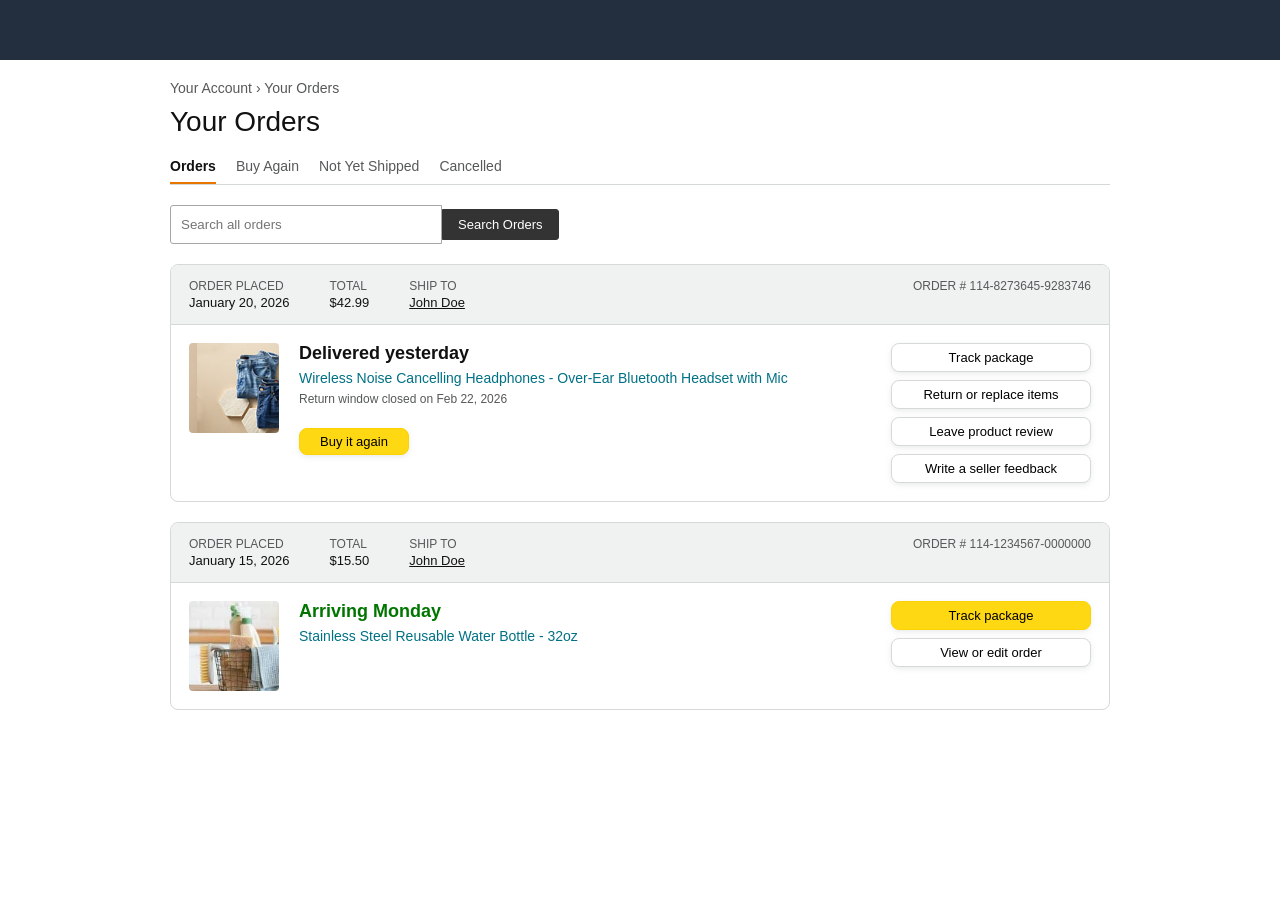
<file: Returns.html>
<!DOCTYPE html>
<html lang="en">
<head>
    <meta charset="UTF-8">
    <meta name="viewport" content="width=device-width, initial-scale=1.0">
    <title>Your Orders</title>
    <style>
        /* BASE STYLES */
        body {
            font-family: "Segoe UI", Arial, sans-serif;
            background-color: #fff;
            color: #111;
            margin: 0;
            padding: 0;
        }

        /* HEADER / NAV SIMULATION */
        .nav-placeholder {
            background-color: #232f3e;
            height: 60px;
            width: 100%;
            margin-bottom: 20px;
        }

        .main-container {
            max-width: 940px;
            margin: 0 auto;
            padding: 0 20px;
        }

        /* BREADCRUMBS / TITLE */
        .breadcrumb {
            font-size: 14px;
            color: #565959;
            margin-bottom: 10px;
        }

        h1 {
            font-size: 28px;
            font-weight: 400;
            margin: 0 0 20px 0;
        }

        /* TABS */
        .tabs {
            border-bottom: 1px solid #D5D9D9;
            margin-bottom: 20px;
            display: flex;
            gap: 20px;
        }

        .tab {
            padding-bottom: 8px;
            font-size: 14px;
            cursor: pointer;
            color: #565959;
        }

        .tab.active {
            color: #111;
            font-weight: 700;
            border-bottom: 2px solid #e77600;
        }

        /* SEARCH SECTION */
        .order-search {
            display: flex;
            align-items: center;
            margin-bottom: 20px;
        }

        .order-search input {
            width: 250px;
            height: 31px;
            padding: 3px 10px;
            border: 1px solid #a6a6a6;
            border-radius: 3px 0 0 3px;
            outline: none;
        }

        .order-search button {
            height: 31px;
            padding: 0 15px;
            background: #333;
            color: white;
            border: 1px solid #333;
            border-radius: 0 3px 3px 0;
            cursor: pointer;
            font-size: 13px;
        }

        /* ORDER CARD */
        .order-card {
            border: 1px solid #D5D9D9;
            border-radius: 8px;
            margin-bottom: 20px;
            overflow: hidden;
        }

        .order-header {
            background-color: #f0f2f2;
            padding: 14px 18px;
            display: flex;
            justify-content: space-between;
            font-size: 12px;
            color: #565959;
            border-bottom: 1px solid #D5D9D9;
        }

        .header-left {
            display: flex;
            gap: 40px;
        }

        .header-label {
            text-transform: uppercase;
            display: block;
            margin-bottom: 2px;
        }

        .header-value {
            color: #111;
            font-size: 13px;
        }

        .order-content {
            padding: 18px;
            display: flex;
            gap: 20px;
        }

        .product-img {
            width: 90px;
            height: 90px;
            background-color: #f7f7f7; /* Placeholder color */
            object-fit: contain;
        }

        .product-details {
            flex-grow: 1;
        }

        .status-text {
            font-size: 18px;
            font-weight: 700;
            margin: 0 0 5px 0;
        }

        .product-title {
            font-size: 14px;
            color: #007185;
            text-decoration: none;
        }

        .product-title:hover {
            color: #c45500;
            text-decoration: underline;
        }

        /* ACTION BUTTONS */
        .order-actions {
            width: 200px;
            display: flex;
            flex-direction: column;
            gap: 8px;
        }

        .action-btn {
            width: 100%;
            padding: 6px 0;
            font-size: 13px;
            background: #fff;
            border: 1px solid #D5D9D9;
            border-radius: 8px;
            cursor: pointer;
            box-shadow: 0 2px 5px rgba(213,217,217,.5);
        }

        .action-btn:hover {
            background-color: #F7FAFA;
        }

        .yellow-btn {
            background: #FFD814;
            border-color: #FCD200;
        }

        .yellow-btn:hover {
            background: #F7CA00;
        }
    </style>
</head>
<body>

    <div class="nav-placeholder"></div>

    <div class="main-container">
        <div class="breadcrumb">Your Account › Your Orders</div>
        <h1>Your Orders</h1>

        <div class="tabs">
            <div class="tab active">Orders</div>
            <div class="tab">Buy Again</div>
            <div class="tab">Not Yet Shipped</div>
            <div class="tab">Cancelled</div>
        </div>

        <div class="order-search">
            <input type="text" placeholder="Search all orders">
            <button>Search Orders</button>
        </div>

        <div class="order-card">
            <div class="order-header">
                <div class="header-left">
                    <div>
                        <span class="header-label">Order Placed</span>
                        <span class="header-value">January 20, 2026</span>
                    </div>
                    <div>
                        <span class="header-label">Total</span>
                        <span class="header-value">$42.99</span>
                    </div>
                    <div>
                        <span class="header-label">Ship To</span>
                        <a href="#" class="header-value">John Doe</a>
                    </div>
                </div>
                <div class="header-right">
                    <span class="header-label">Order # 114-8273645-9283746</span>
                </div>
            </div>

            <div class="order-content">
                <div style="width: 90px; height: 90px; background: #eee; border-radius: 4px; display: flex; align-items: center; justify-content: center; font-size: 10px; color: #aaa; background-image: url(images/new\ 02.jpg); background-size: cover; background-position: -15%;"></div>
                
                <div class="product-details">
                    <p class="status-text">Delivered yesterday</p>
                    <a href="#" class="product-title">Wireless Noise Cancelling Headphones - Over-Ear Bluetooth Headset with Mic</a>
                    <p style="font-size: 12px; color: #565959; margin-top: 5px;">Return window closed on Feb 22, 2026</p>
                    
                    <button class="action-btn yellow-btn" style="width: auto; padding: 5px 20px; margin-top: 10px;">Buy it again</button>
                </div>

                <div class="order-actions">
                    <button class="action-btn">Track package</button>
                    <button class="action-btn">Return or replace items</button>
                    <button class="action-btn">Leave product review</button>
                    <button class="action-btn">Write a seller feedback</button>
                </div>
            </div>
        </div>

        <div class="order-card">
            <div class="order-header">
                <div class="header-left">
                    <div>
                        <span class="header-label">Order Placed</span>
                        <span class="header-value">January 15, 2026</span>
                    </div>
                    <div>
                        <span class="header-label">Total</span>
                        <span class="header-value">$15.50</span>
                    </div>
                    <div>
                        <span class="header-label">Ship To</span>
                        <a href="#" class="header-value">John Doe</a>
                    </div>
                </div>
                <div class="header-right">
                    <span class="header-label">Order # 114-1234567-0000000</span>
                </div>
            </div>

            <div class="order-content">
                <div style="width: 90px; height: 90px; background: #eee; border-radius: 4px; display: flex; align-items: center; justify-content: center; font-size: 10px; color: #aaa; background-image: url(images/new\ 3.jpg); background-size:cover; "></div>
                
                <div class="product-details">
                    <p class="status-text" style="color: #007600;">Arriving Monday</p>
                    <a href="#" class="product-title">Stainless Steel Reusable Water Bottle - 32oz</a>
                </div>

                <div class="order-actions">
                    <button class="action-btn yellow-btn">Track package</button>
                    <button class="action-btn">View or edit order</button>
                </div>
            </div>
        </div>

    </div>
</body>
</html>
</file>
